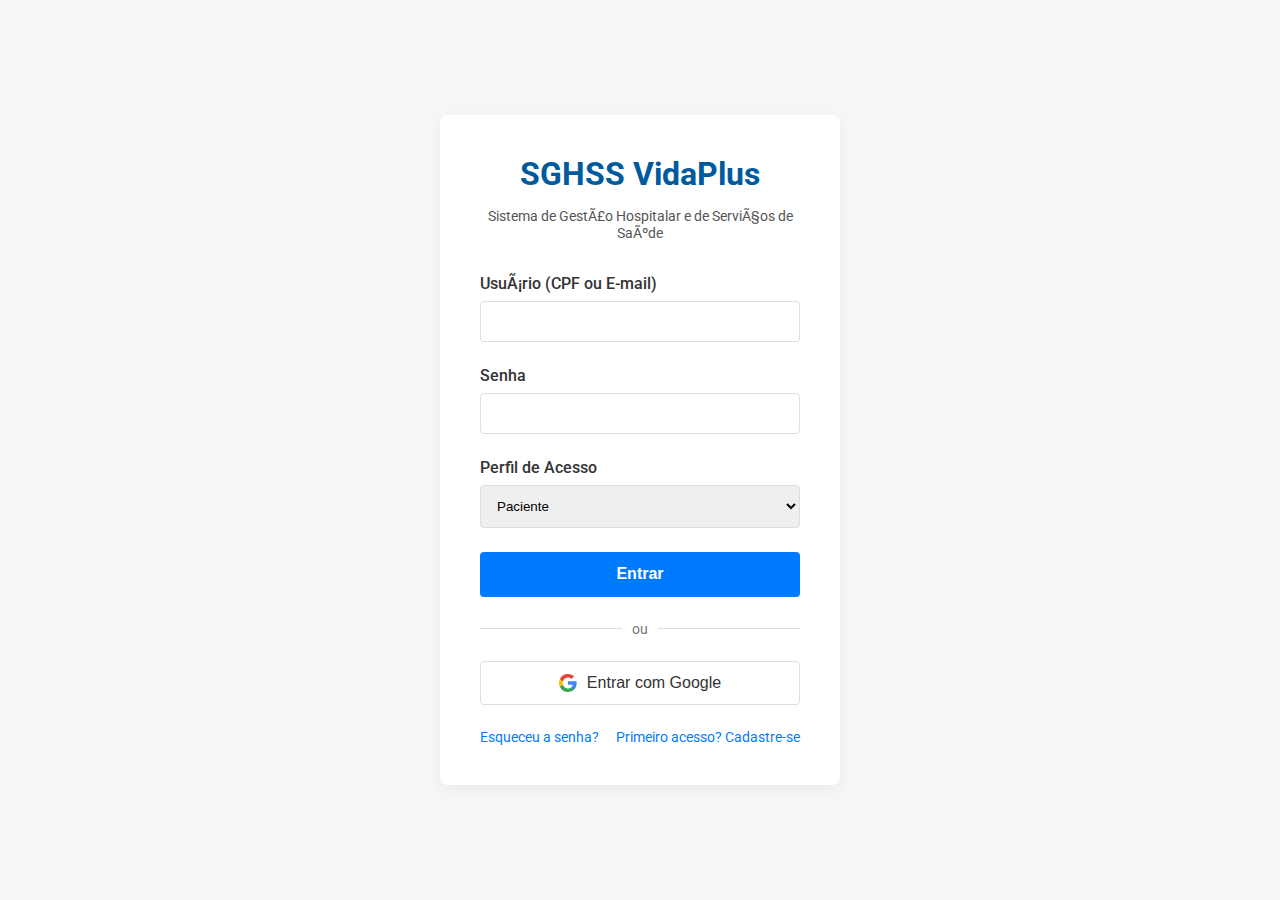
<file: index.html>
<!DOCTYPE html>
<html lang="pt-br">
<head>
    <meta charset="UTF-g">
    <meta name="viewport" content="width=device-width, initial-scale=1.0">
    <title>Login - SGHSS VidaPlus</title>
    <link rel="stylesheet" href="styles.css">
    <link href="https://fonts.googleapis.com/css2?family=Roboto:wght@400;500;700&display=swap" rel="stylesheet">
</head>
<body>
    
    <div class="login-container">
        <div class="login-header">
            <h1>SGHSS VidaPlus</h1>
            <p>Sistema de Gestão Hospitalar e de Serviços de Saúde</p>
        </div>
        
        <form id="login-form">
            <div class="input-group">
                <label for="username">Usuário (CPF ou E-mail)</label>
                <input type="text" id="username" name="username" required>
            </div>
            
            <div class="input-group">
                <label for="password">Senha</label>
                <input type="password" id="password" name="password" required>
            </div>
            
            <div class="input-group">
                <label for="profile">Perfil de Acesso</label>
                <select id="profile" name="profile">
                    <option value="paciente">Paciente</option>
                    <option value="profissional">Profissional de Saúde</option>
                    <option value="admin">Administrador</option>
                </select>
            </div>
            
            <button type="submit" class="login-button">Entrar</button>

            <div class="divider" id="login-divider">
                <span>ou</span>
            </div>

            <button type="button" class="google-btn" id="google-login-btn" onclick="alert('Simulação: Login com Google realizado! Redirecionando para Paciente...'); window.location.href = 'paciente/dashboard-paciente.html';">
                <svg width="18" height="18" viewBox="0 0 18 18" xmlns="http://www.w3.org/2000/svg">
                    <path d="M17.64 9.2c0-.637-.057-1.251-.164-1.84H9v3.481h4.844a4.14 4.14 0 0 1-1.796 2.716v2.259h2.908c1.702-1.567 2.684-3.875 2.684-6.615z" fill="#4285F4" fill-rule="evenodd"></path>
                    <path d="M9 18c2.43 0 4.467-.806 5.956-2.18l-2.908-2.259c-.806.54-1.837.86-3.048.86-2.344 0-4.328-1.584-5.036-3.715H.957v2.332A8.997 8.997 0 0 0 9 18z" fill="#34A853" fill-rule="evenodd"></path>
                    <path d="M3.964 10.71A5.41 5.41 0 0 1 3.682 9c0-.593.102-1.17.282-1.71V4.958H.957A8.996 8.996 0 0 0 0 9c0 1.452.348 2.827.957 4.042l3.007-2.332z" fill="#FBBC05" fill-rule="evenodd"></path>
                    <path d="M9 3.58c1.321 0 2.508.454 3.44 1.345l2.582-2.58C13.463.891 11.426 0 9 0A8.997 8.997 0 0 0 .957 4.958L3.964 7.29C4.672 5.163 6.656 3.58 9 3.58z" fill="#EA4335" fill-rule="evenodd"></path>
                </svg>
                Entrar com Google
            </button>
            
            <div class="login-footer">
                <a href="#">Esqueceu a senha?</a>
                <a href="cadastro.html">Primeiro acesso? Cadastre-se</a>
            </div>
        </form>
    </div>
    
    <script src="script.js"></script>
</body>
</html>
</file>
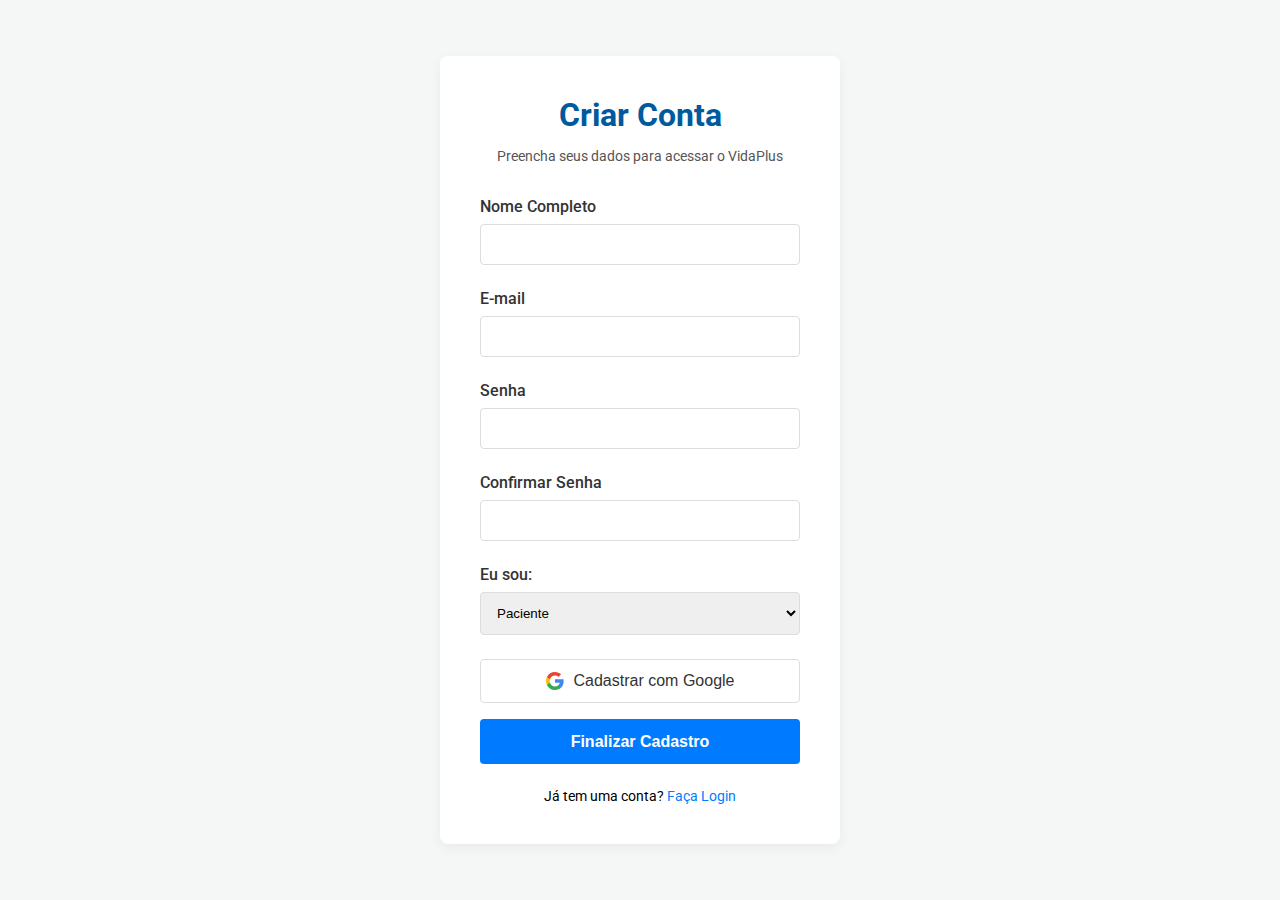
<file: cadastro.html>
<!DOCTYPE html>
<html lang="pt-br">
<head>
    <meta charset="UTF-8">
    <meta name="viewport" content="width=device-width, initial-scale=1.0">
    <title>Cadastro - SGHSS VidaPlus</title>
    <link rel="stylesheet" href="styles.css"> <link href="https://fonts.googleapis.com/css2?family=Roboto:wght@400;500;700&display=swap" rel="stylesheet">
</head>
<body>
    
    <div class="login-container">
        <div class="login-header">
            <h1>Criar Conta</h1>
            <p>Preencha seus dados para acessar o VidaPlus</p>
        </div>
        
        <form id="register-form">
            <div class="input-group">
                <label for="fullname">Nome Completo</label>
                <input type="text" id="fullname" name="fullname" required>
            </div>

            <div class="input-group">
                <label for="reg-email">E-mail</label>
                <input type="email" id="reg-email" name="email" required>
            </div>
            
            <div class="input-group">
                <label for="reg-password">Senha</label>
                <input type="password" id="reg-password" name="password" required>
            </div>

            <div class="input-group">
                <label for="confirm-password">Confirmar Senha</label>
                <input type="password" id="confirm-password" name="confirm-password" required>
            </div>
            
            <div class="input-group">
                <label for="reg-profile">Eu sou:</label>
                <select id="reg-profile" name="profile">
                    <option value="paciente">Paciente</option>
                    <option value="profissional">Profissional de Saúde (Requer Validação)</option>
                </select>
            </div>

            <button type="button" class="google-btn" onclick="alert('Simulação: Cadastro com Google realizado!')" style="margin-bottom: 1rem;">
                <svg width="18" height="18" viewBox="0 0 18 18" xmlns="http://www.w3.org/2000/svg">
                    <path d="M17.64 9.2c0-.637-.057-1.251-.164-1.84H9v3.481h4.844a4.14 4.14 0 0 1-1.796 2.716v2.259h2.908c1.702-1.567 2.684-3.875 2.684-6.615z" fill="#4285F4" fill-rule="evenodd"></path>
                    <path d="M9 18c2.43 0 4.467-.806 5.956-2.18l-2.908-2.259c-.806.54-1.837.86-3.048.86-2.344 0-4.328-1.584-5.036-3.715H.957v2.332A8.997 8.997 0 0 0 9 18z" fill="#34A853" fill-rule="evenodd"></path>
                    <path d="M3.964 10.71A5.41 5.41 0 0 1 3.682 9c0-.593.102-1.17.282-1.71V4.958H.957A8.996 8.996 0 0 0 0 9c0 1.452.348 2.827.957 4.042l3.007-2.332z" fill="#FBBC05" fill-rule="evenodd"></path>
                    <path d="M9 3.58c1.321 0 2.508.454 3.44 1.345l2.582-2.58C13.463.891 11.426 0 9 0A8.997 8.997 0 0 0 .957 4.958L3.964 7.29C4.672 5.163 6.656 3.58 9 3.58z" fill="#EA4335" fill-rule="evenodd"></path>
                </svg>
                Cadastrar com Google
            </button>
            
            <button type="submit" class="login-button">Finalizar Cadastro</button>
            
            <div class="login-footer" style="justify-content: center;">
                <span>Já tem uma conta? <a href="index.html">Faça Login</a></span>
            </div>
        </form>
    </div>
    
    <script src="script.js"></script>
</body>
</html>
</file>
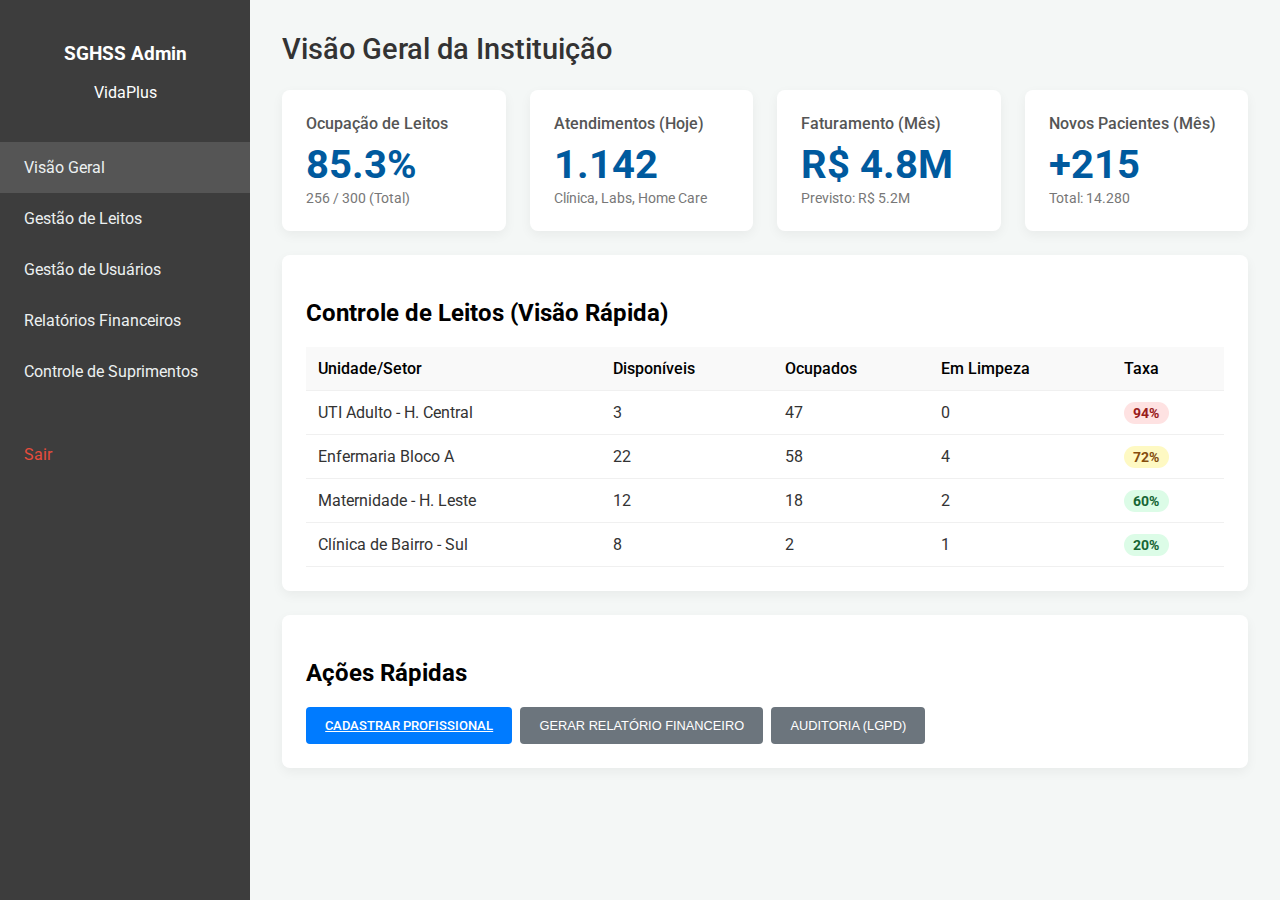
<file: administrador/admin.html>
<!DOCTYPE html>
<html lang="pt-br">
<head>
    <meta charset="UTF-8">
    <meta name="viewport" content="width=device-width, initial-scale=1.0">
    <title>Painel Admin - SGHSS VidaPlus</title>
    <link rel="stylesheet" href="admin.css">
    <link href="https://fonts.googleapis.com/css2?family=Roboto:wght@400;500;700&display=swap" rel="stylesheet">
</head>
<body>
    
    <nav class="sidebar" id="sidebar">
        <div class="sidebar-header">
            <h3>SGHSS Admin</h3>
            <p>VidaPlus</p>
        </div>
        <ul class="nav-links">
            <li><a href="#" class="active">Visão Geral</a></li>
            <li><a href="#">Gestão de Leitos</a></li>
            <li><a href="cadastro.html">Gestão de Usuários</a></li>
            <li><a href="#">Relatórios Financeiros</a></li>
            <li><a href="#">Controle de Suprimentos</a></li>
            <li><a href="../index.html" id="logout-button">Sair</a></li>
        </ul>
    </nav>

    <main class="content">
        <header class="content-header">
            <button id="menu-toggle" class="menu-toggle-button">&#9776;</button>
            <h1>Visão Geral da Instituição</h1>
        </header>

        <section class="kpi-grid">
            <div class="kpi-card">
                <h4>Ocupação de Leitos</h4>
                <span class="kpi-value" id="kpi-leitos">...</span>
                <span class="kpi-detail">256 / 300 (Total)</span>
            </div>
            <div class="kpi-card">
                <h4>Atendimentos (Hoje)</h4>
                <span class="kpi-value" id="kpi-atendimentos">...</span>
                <span class="kpi-detail">Clínica, Labs, Home Care</span>
            </div>
            <div class="kpi-card">
                <h4>Faturamento (Mês)</h4>
                <span class="kpi-value" id="kpi-faturamento">...</span>
                <span class="kpi-detail">Previsto: R$ 5.2M</span>
            </div>
            <div class="kpi-card">
                <h4>Novos Pacientes (Mês)</h4>
                <span class="kpi-value" id="kpi-pacientes">...</span>
                <span class="kpi-detail">Total: 14.280</span>
            </div>
        </section>

        <section class="card">
            <h2>Controle de Leitos (Visão Rápida)</h2>
            <table class="leitos-table">
                <thead>
                    <tr>
                        <th>Unidade/Setor</th>
                        <th>Disponíveis</th>
                        <th>Ocupados</th>
                        <th>Em Limpeza</th>
                        <th>Taxa</th>
                    </tr>
                </thead>
                <tbody>
                    <tr>
                        <td>UTI Adulto - H. Central</td>
                        <td>3</td>
                        <td>47</td>
                        <td>0</td>
                        <td><span class="status-badge status-critical">94%</span></td>
                    </tr>
                    <tr>
                        <td>Enfermaria Bloco A</td>
                        <td>22</td>
                        <td>58</td>
                        <td>4</td>
                        <td><span class="status-badge status-warning">72%</span></td>
                    </tr>
                    <tr>
                        <td>Maternidade - H. Leste</td>
                        <td>12</td>
                        <td>18</td>
                        <td>2</td>
                        <td><span class="status-badge status-ok">60%</span></td>
                    </tr>
                    <tr>
                        <td>Clínica de Bairro - Sul</td>
                        <td>8</td>
                        <td>2</td>
                        <td>1</td>
                        <td><span class="status-badge status-ok">20%</span></td>
                    </tr>
                </tbody>
            </table>
        </section>
        
        <section class="card">
            <h2>Ações Rápidas</h2>
            <div class="action-buttons">
                <a href="cadastro.html" class="btn btn-primary">Cadastrar Profissional</a>
                <button class="btn btn-secondary">Gerar Relatório Financeiro</button>
                <button class="btn btn-secondary">Auditoria (LGPD)</button>
            </div>
        </section>

    </main>
    <script src="../assets/js/global.js"></script>
    <script src="admin.js"></script>
</body>
</html>
</file>
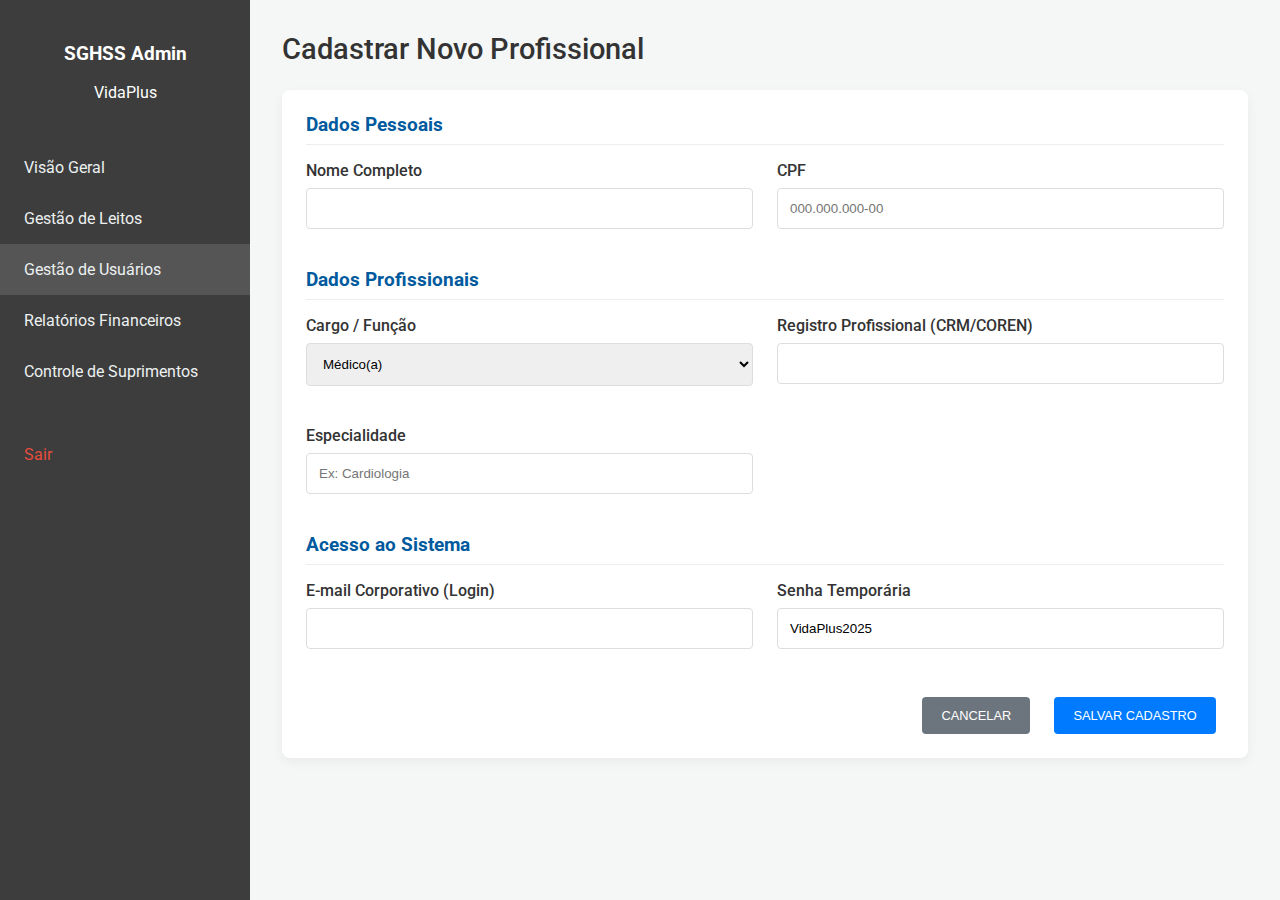
<file: administrador/cadastro.html>
<!DOCTYPE html>
<html lang="pt-br">
<head>
    <meta charset="UTF-8">
    <meta name="viewport" content="width=device-width, initial-scale=1.0">
    <title>Novo Cadastro - Admin SGHSS</title>
    <link rel="stylesheet" href="admin.css">
    <link href="https://fonts.googleapis.com/css2?family=Roboto:wght@400;500;700&display=swap" rel="stylesheet">
</head>
<body>
    
    <nav class="sidebar" id="sidebar">
        <div class="sidebar-header">
            <h3>SGHSS Admin</h3>
            <p>VidaPlus</p>
        </div>
        <ul class="nav-links">
            <li><a href="admin.html">Visão Geral</a></li>
            <li><a href="#">Gestão de Leitos</a></li>
            <li><a href="#" class="active">Gestão de Usuários</a></li> <li><a href="#">Relatórios Financeiros</a></li>
            <li><a href="#">Controle de Suprimentos</a></li>
            <li><a href="../index.html" id="logout-button">Sair</a></li>
        </ul>
    </nav>

    <main class="content">
        <header class="content-header">
            <button id="menu-toggle" class="menu-toggle-button">&#9776;</button>
            <h1>Cadastrar Novo Profissional</h1>
        </header>

        <section class="card">
            <form id="register-form">
                
                <h3>Dados Pessoais</h3>
                <div class="form-row">
                    <div class="input-group">
                        <label for="name">Nome Completo</label>
                        <input type="text" id="name" required>
                    </div>
                    <div class="input-group">
                        <label for="cpf">CPF</label>
                        <input type="text" id="cpf" placeholder="000.000.000-00" required>
                    </div>
                </div>

                <h3>Dados Profissionais</h3>
                <div class="form-row">
                    <div class="input-group">
                        <label for="role">Cargo / Função</label>
                        <select id="role">
                            <option value="medico">Médico(a)</option>
                            <option value="enfermeiro">Enfermeiro(a)</option>
                            <option value="tecnico">Técnico(a) de Enfermagem</option>
                            <option value="recepcao">Recepção</option>
                        </select>
                    </div>
                    <div class="input-group">
                        <label for="register-id">Registro Profissional (CRM/COREN)</label>
                        <input type="text" id="register-id" required>
                    </div>
                    <div class="input-group">
                        <label for="specialty">Especialidade</label>
                        <input type="text" id="specialty" placeholder="Ex: Cardiologia">
                    </div>
                </div>

                <h3>Acesso ao Sistema</h3>
                <div class="form-row">
                    <div class="input-group">
                        <label for="email">E-mail Corporativo (Login)</label>
                        <input type="email" id="email" required>
                    </div>
                    <div class="input-group">
                        <label for="temp-password">Senha Temporária</label>
                        <input type="text" id="temp-password" value="VidaPlus2025" readonly>
                    </div>
                </div>

                <div class="form-actions">
                    <button type="button" class="btn btn-secondary" onclick="window.history.back()">Cancelar</button>
                    <button type="submit" class="btn btn-primary">Salvar Cadastro</button>
                </div>

            </form>
        </section>
    </main>

    <script src="../assets/js/global.js"></script>
    <script src="admin.js" id="menu-script"></script> 
</body>
</html>
</file>
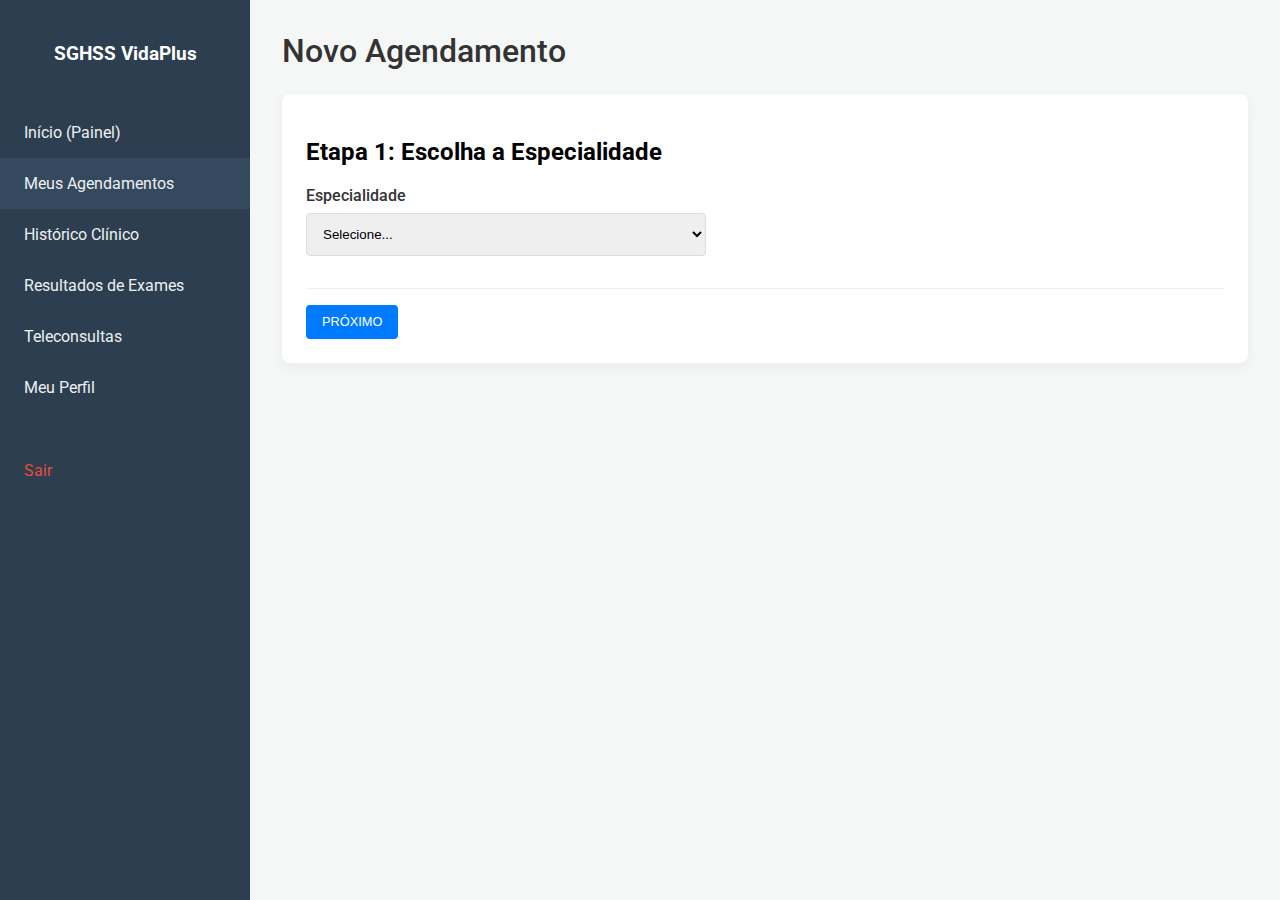
<file: paciente/agendamento.html>
<!DOCTYPE html>
<html lang="pt-br">
<head>
    <meta charset="UTF-8">
    <meta name="viewport" content="width=device-width, initial-scale=1.0">
    <title>Agendamento - SGHSS VidaPlus</title>
    <link rel="stylesheet" href="paciente.css">
    <link href="https://fonts.googleapis.com/css2?family=Roboto:wght@400;500;700&display=swap" rel="stylesheet">
</head>
<body>
    
    <nav class="sidebar" id="sidebar">
        <div class="sidebar-header">
            <h3>SGHSS VidaPlus</h3>
        </div>
        <ul class="nav-links">
            <li><a href="dashboard-paciente.html">Início (Painel)</a></li>
            <li><a href="#" class="active">Meus Agendamentos</a></li> 
            <li><a href="historico.html">Histórico Clínico</a></li>
            <li><a href="#">Resultados de Exames</a></li>
            <li><a href="teleconsulta.html">Teleconsultas</a></li>
            <li><a href="perfil.html">Meu Perfil</a></li>
            <li><a href="../index.html" id="logout-button">Sair</a></li>
        </ul>
    </nav>

    <main class="content">
        <header class="content-header">
            <button id="menu-toggle" class="menu-toggle-button">&#9776;</button>
            <h1>Novo Agendamento</h1>
        </header>

        <section class="card">
            <form id="schedule-form">
                
                <div id="step-1" class="step-content active-step">
                    <h2>Etapa 1: Escolha a Especialidade</h2>
                    <div class="input-group">
                        <label for="specialty">Especialidade</label>
                        <select id="specialty" name="specialty">
                            <option value="">Selecione...</option>
                            <option value="cardiologia">Cardiologia</option>
                            <option value="dermatologia">Dermatologia</option>
                            <option value="clinica-geral">Clínica Geral</option>
                            <option value="ortopedia">Ortopedia</option>
                        </select>
                    </div>
                    <div class="step-buttons">
                        <button type="button" class="btn btn-primary" id="btn-next-1">Próximo</button>
                    </div>
                </div>
                
                <div id="step-2" class="step-content">
                    <h2>Etapa 2: Escolha o Profissional e Local</h2>
                    <div class="input-group">
                        <label for="doctor">Profissional (Cardiologia)</label>
                        <select id="doctor" name="doctor">
                            <option value="">Selecione...</option>
                            <option value="dr-ricardo">Dr. Ricardo Alves</option>
                            <option value="dra-carla">Dra. Carla Mendes</option>
                        </select>
                    </div>
                    <div class="input-group">
                        <label for="location">Unidade</label>
                        <select id="location" name="location">
                            <option value="central">Hospital VidaPlus (Unidade Central)</option>
                            <option value="telemed">Teleconsulta</option>
                        </select>
                    </div>
                    <div class="step-buttons">
                        <button type="button" class="btn btn-secondary" id="btn-prev-2">Voltar</button>
                        <button type="button" class="btn btn-primary" id="btn-next-2">Próximo</button>
                    </div>
                </div>

                <div id="step-3" class="step-content">
                    <h2>Etapa 3: Escolha a Data e Horário</h2>
                    <div class="input-group">
                        <label for="date">Data</label>
                        <input type="date" id="date" name="date" value="2025-11-20">
                    </div>
                    <p>Horários disponíveis (simulação):</p>
                    <div class="time-slots">
                        <button type="button" class="time-slot" data-time="09:00">09:00</button>
                        <button type="button" class="time-slot" data-time="09:30">09:30</button>
                        <button type="button" class="time-slot" data-time="11:00">11:00</button>
                        <button type="button" class="time-slot" data-time="11:30">11:30</button>
                    </div>
                    <div class="step-buttons">
                        <button type="button" class="btn btn-secondary" id="btn-prev-3">Voltar</button>
                        <button type="button" class="btn btn-primary" id="btn-next-3">Próximo</button>
                    </div>
                </div>
                
                <div id="step-4" class="step-content">
                    <h2>Etapa 4: Confirme seu Agendamento</h2>
                    <p>Revise os dados da sua consulta:</p>
                    <ul class="confirmation-summary">
                        <li><strong>Especialidade:</strong> Cardiologia</li>
                        <li><strong>Profissional:</strong> Dr. Ricardo Alves</li>
                        <li><strong>Local:</strong> Hospital VidaPlus (Unidade Central)</li>
                        <li><strong>Data e Hora:</strong> 20/11/2025 às 09:30</li>
                    </ul>
                    <div class="step-buttons">
                        <button type="button" class="btn btn-secondary" id="btn-prev-4">Voltar</button>
                        <button type="submit" class="btn btn-success" id="btn-confirm">Confirmar Agendamento</button>
                    </div>
                </div>
                
            </form>
        </section>
    </main>


    <script src="paciente.js"></script> 
</body>
</html>
</file>
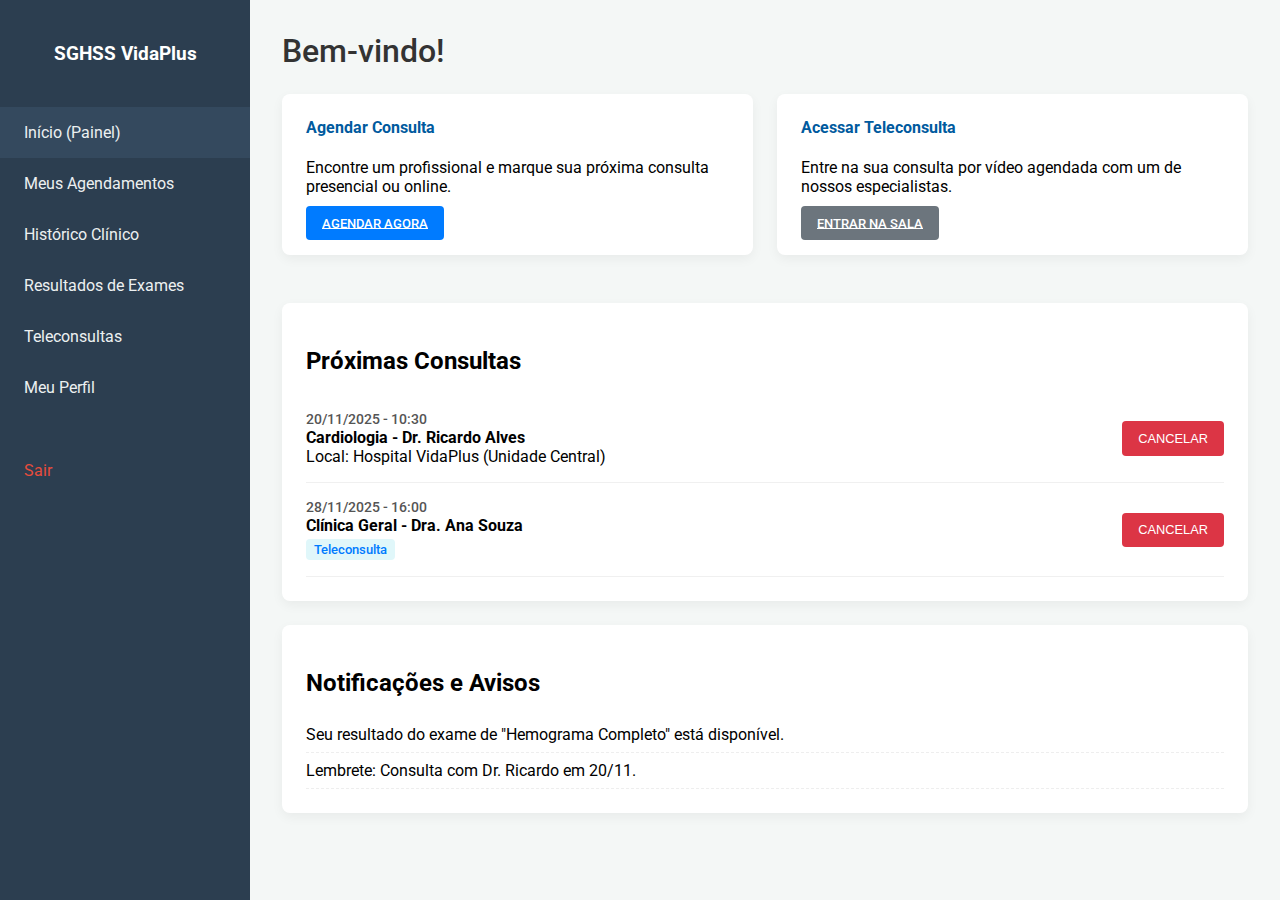
<file: paciente/dashboard-paciente.html>
<!DOCTYPE html>
<html lang="pt-br">
<head>
    <meta charset="UTF-8">
    <meta name="viewport" content="width=device-width, initial-scale=1.0">
    <title>Painel do Paciente - SGHSS VidaPlus</title>
    <link rel="stylesheet" href="paciente.css">
    <link href="https://fonts.googleapis.com/css2?family=Roboto:wght@400;500;700&display=swap" rel="stylesheet">
</head>
<body>
    
    
    <nav class="sidebar" id="sidebar">
        <div class="sidebar-header">
            <h3>SGHSS VidaPlus</h3>
        </div>
        <ul class="nav-links">
            <li><a href="#" class="active">Início (Painel)</a></li>
            <li><a href="agendamento.html">Meus Agendamentos</a></li>
            <li><a href="historico.html">Histórico Clínico</a></li>
            <li><a href="#">Resultados de Exames</a></li>
            <li><a href="teleconsulta.html">Teleconsultas</a></li>
            <li><a href="perfil.html">Meu Perfil</a></li>
            <li><a href="../index.html" id="logout-button">Sair</a></li>
        </ul>
    </nav>

    <main class="content">
        <header class="content-header">
            <button id="menu-toggle" class="menu-toggle-button">&#9776; Menu</button>
            <h1>Bem-vindo!</h1>
        </header>

        <section class="card-grid">
            <div class="card card-action">
                <h4>Agendar Consulta</h4>
                <p>Encontre um profissional e marque sua próxima consulta presencial ou online.</p>
                <a href="agendamento.html" class="btn btn-primary">Agendar Agora</a>
            </div>
            <div class="card card-action">
                <h4>Acessar Teleconsulta</h4>
                <p>Entre na sua consulta por vídeo agendada com um de nossos especialistas.</p>
                <a href="teleconsulta.html" class="btn btn-secondary">Entrar na Sala</a>
            </div>
        </section>

        <section class="card">
            <h2>Próximas Consultas</h2>
            <ul class="appointment-list" id="appointment-list">
                <li class="appointment-item">
                    <div class="appointment-details">
                        <span class="appointment-date">20/11/2025 - 10:30</span>
                        <strong>Cardiologia - Dr. Ricardo Alves</strong>
                        <span>Local: Hospital VidaPlus (Unidade Central)</span>
                    </div>
                    <button class="btn btn-danger btn-cancel">Cancelar</button>
                </li>
                <li class="appointment-item">
                    <div class="appointment-details">
                        <span class="appointment-date">28/11/2025 - 16:00</span>
                        <strong>Clínica Geral - Dra. Ana Souza</strong>
                        <span class="telemed-tag">Teleconsulta</span>
                    </div>
                    <button class="btn btn-danger btn-cancel">Cancelar</button>
                </li>
                <li class="appointment-item-empty">
                    <p>Você não possui outras consultas agendadas.</p>
                </li>
            </ul>
        </section>

        <section class="card">
            <h2>Notificações e Avisos</h2>
            <ul class="notification-list">
                <li>Seu resultado do exame de "Hemograma Completo" está disponível.</li>
                <li>Lembrete: Consulta com Dr. Ricardo em 20/11.</li>
            </ul>
        </section>

    </main>

    <script src="../assets/js/global.js"></script>
<script src="paciente.js"></script>
</body>
</html>
</file>
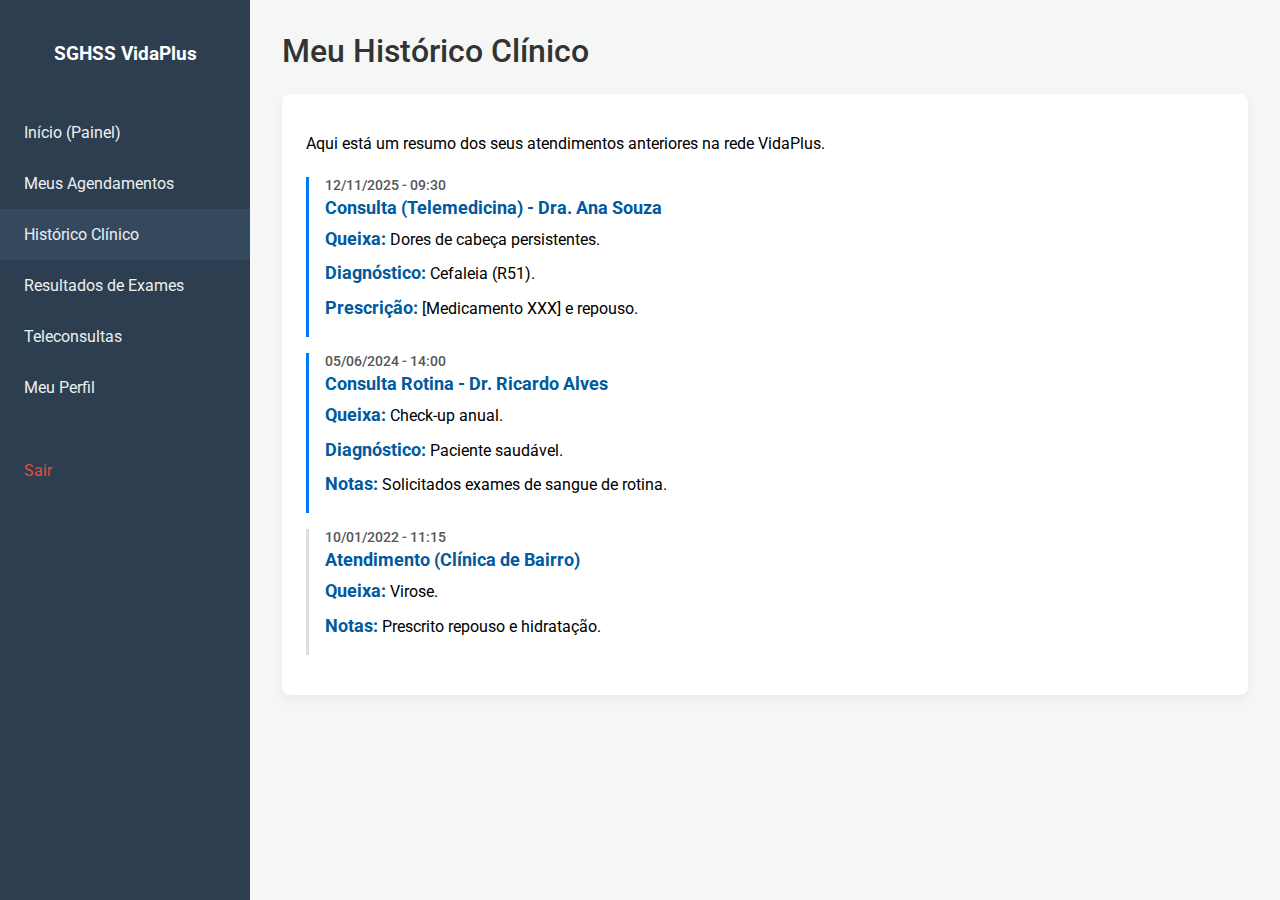
<file: paciente/historico.html>
<!DOCTYPE html>
<html lang="pt-br">
<head>
    <meta charset="UTF-8">
    <meta name="viewport" content="width=device-width, initial-scale=1.0">
    <title>Meu Histórico - SGHSS VidaPlus</title>
    <link rel="stylesheet" href="paciente.css">
    <link href="https://fonts.googleapis.com/css2?family=Roboto:wght@400;500;700&display=swap" rel="stylesheet">
</head>
<body>
    
    <nav class="sidebar" id="sidebar">
        <div class="sidebar-header">
            <h3>SGHSS VidaPlus</h3>
        </div>
        <ul class="nav-links">
            <li><a href="dashboard-paciente.html">Início (Painel)</a></li>
            <li><a href="agendamento.html">Meus Agendamentos</a></li>
            <li><a href="historico.html" class="active">Histórico Clínico</a></li> <li><a href="#">Resultados de Exames</a></li>
            <li><a href="teleconsulta.html">Teleconsultas</a></li>
            <li><a href="perfil.html">Meu Perfil</a></li>
            <li><a href="../index.html" id="logout-button">Sair</a></li>
        </ul>
    </nav>

    <main class="content">
        <header class="content-header">
            <button id="menu-toggle" class="menu-toggle-button">&#9776;</button>
            <h1>Meu Histórico Clínico</h1>
        </header>

        <section class="card">
            <p>Aqui está um resumo dos seus atendimentos anteriores na rede VidaPlus.</p>
            
            <ul class="history-timeline">
                <li class="timeline-item">
                    <span class="timeline-date">12/11/2025 - 09:30</span>
                    <strong>Consulta (Telemedicina) - Dra. Ana Souza</strong>
                    <p><strong>Queixa:</strong> Dores de cabeça persistentes.</p>
                    <p><strong>Diagnóstico:</strong> Cefaleia (R51).</p>
                    <p><strong>Prescrição:</strong> [Medicamento XXX] e repouso.</p>
                </li>
                <li class="timeline-item">
                    <span class="timeline-date">05/06/2024 - 14:00</span>
                    <strong>Consulta Rotina - Dr. Ricardo Alves</strong>
                    <p><strong>Queixa:</strong> Check-up anual.</p>
                    <p><strong>Diagnóstico:</strong> Paciente saudável.</p>
                    <p><strong>Notas:</strong> Solicitados exames de sangue de rotina.</p>
                </li>
                <li class="timeline-item">
                    <span class="timeline-date">10/01/2022 - 11:15</span>
                    <strong>Atendimento (Clínica de Bairro)</strong>
                    <p><strong>Queixa:</strong> Virose.</p>
                    <p><strong>Notas:</strong> Prescrito repouso e hidratação.</p>
                </li>
            </ul>
        </section>

    </main>

    <script src="paciente.js"></script>
</body>
</html>
</file>
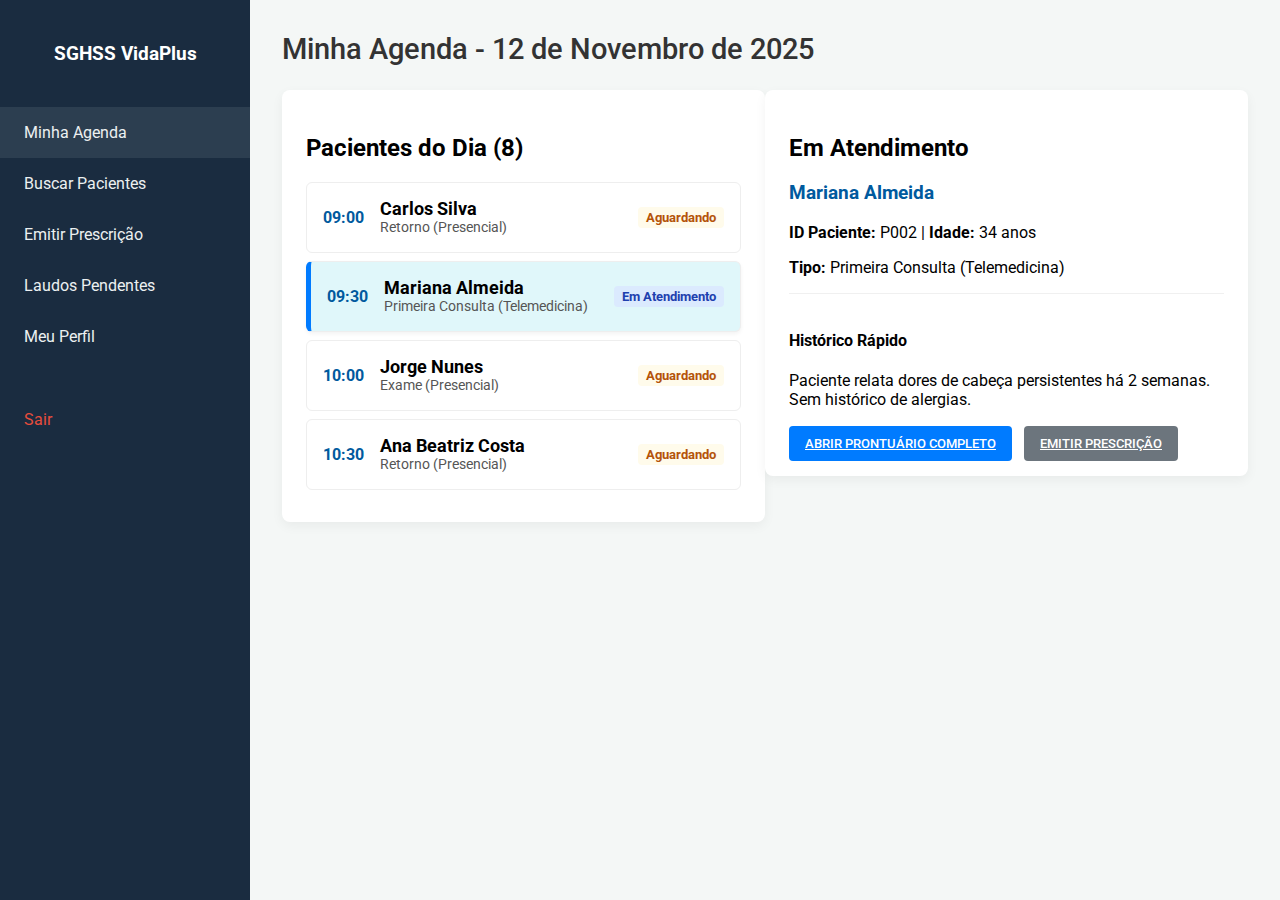
<file: profissional/agenda.html>
<!DOCTYPE html>
<html lang="pt-br">
<head>
    <meta charset="UTF-8">
    <meta name="viewport" content="width=device-width, initial-scale=1.0">
    <title>Minha Agenda - SGHSS VidaPlus</title>
    <link rel="stylesheet" href="profissional.css">
    <link href="https://fonts.googleapis.com/css2?family=Roboto:wght@400;500;700&display=swap" rel="stylesheet">
</head>
<body>
    
    <nav class="sidebar" id="sidebar">
        <div class="sidebar-header">
            <h3>SGHSS VidaPlus</h3>
        </div>
        <ul class="nav-links">
            <li><a href="#" class="active">Minha Agenda</a></li>
            <li><a href="#">Buscar Pacientes</a></li>
            <li><a href="prescricao.html">Emitir Prescrição</a></li> 
            <li><a href="#">Laudos Pendentes</a></li>
            <li><a href="#">Meu Perfil</a></li>
            <li><a href="../index.html" id="logout-button">Sair</a></li>
        </ul>
    </nav>

    <main class="content">
        <header class="content-header">
            <button id="menu-toggle" class="menu-toggle-button">&#9776;</button>
            <h1>Minha Agenda - 12 de Novembro de 2025</h1>
        </header>

        <div class="dashboard-layout">
            
            <section class="agenda-column">
                <div class="card">
                    <h2>Pacientes do Dia (8)</h2>
                    <ul class="patient-queue-list" id="patient-list">
                        
                        <li class="patient-item" data-patient-id="p1">
                            <div class="patient-time">09:00</div>
                            <div class="patient-info">
                                <strong>Carlos Silva</strong>
                                <span>Retorno (Presencial)</span>
                            </div>
                            <span class="status status-waiting">Aguardando</span>
                        </li>

                        <li class="patient-item active" data-patient-id="p2">
                            <div class="patient-time">09:30</div>
                            <div class="patient-info">
                                <strong>Mariana Almeida</strong>
                                <span>Primeira Consulta (Telemedicina)</span>
                            </div>
                            <span class="status status-in-progress">Em Atendimento</span>
                        </li>
                        
                        <li class="patient-item" data-patient-id="p3">
                            <div class="patient-time">10:00</div>
                            <div class="patient-info">
                                <strong>Jorge Nunes</strong>
                                <span>Exame (Presencial)</span>
                            </div>
                            <span class="status status-waiting">Aguardando</span>
                        </li>
                        
                        <li class="patient-item" data-patient-id="p4">
                            <div class="patient-time">10:30</div>
                            <div class="patient-info">
                                <strong>Ana Beatriz Costa</strong>
                                <span>Retorno (Presencial)</span>
                            </div>
                            <span class="status status-waiting">Aguardando</span>
                        </li>
                    </ul>
                </div>
            </section>
            
            <section class="prontuario-column">
                <div class="card">
                    <h2>Em Atendimento</h2>
                    
                    <div id="quick-record-content">
                        <h3>Mariana Almeida</h3>
                        <p><strong>ID Paciente:</strong> P002 | <strong>Idade:</strong> 34 anos</p>
                        <p><strong>Tipo:</strong> Primeira Consulta (Telemedicina)</p>
                        
                        <div class="record-section">
                            <h4>Histórico Rápido</h4>
                            <p>Paciente relata dores de cabeça persistentes há 2 semanas. Sem histórico de alergias.</p>
                        </div>
                        
                        <div class="record-actions">
                            <a href="prontuario.html?id=P002" class="btn btn-primary">Abrir Prontuário Completo</a>
                            <a href="prescricao.html?id=P002" class="btn btn-secondary">Emitir Prescrição</a>
                        </div>
                    </div>

                    <div id="quick-record-empty" style="display: none;">
                        <p>Selecione um paciente na lista de agenda para ver os detalhes.</p>
                    </div>

                </div>
            </section>

        </div>
    </main>

    <script src="../assets/js/global.js"></script>

    <script src="profissional.js"></script>
</body>
</html>
</file>
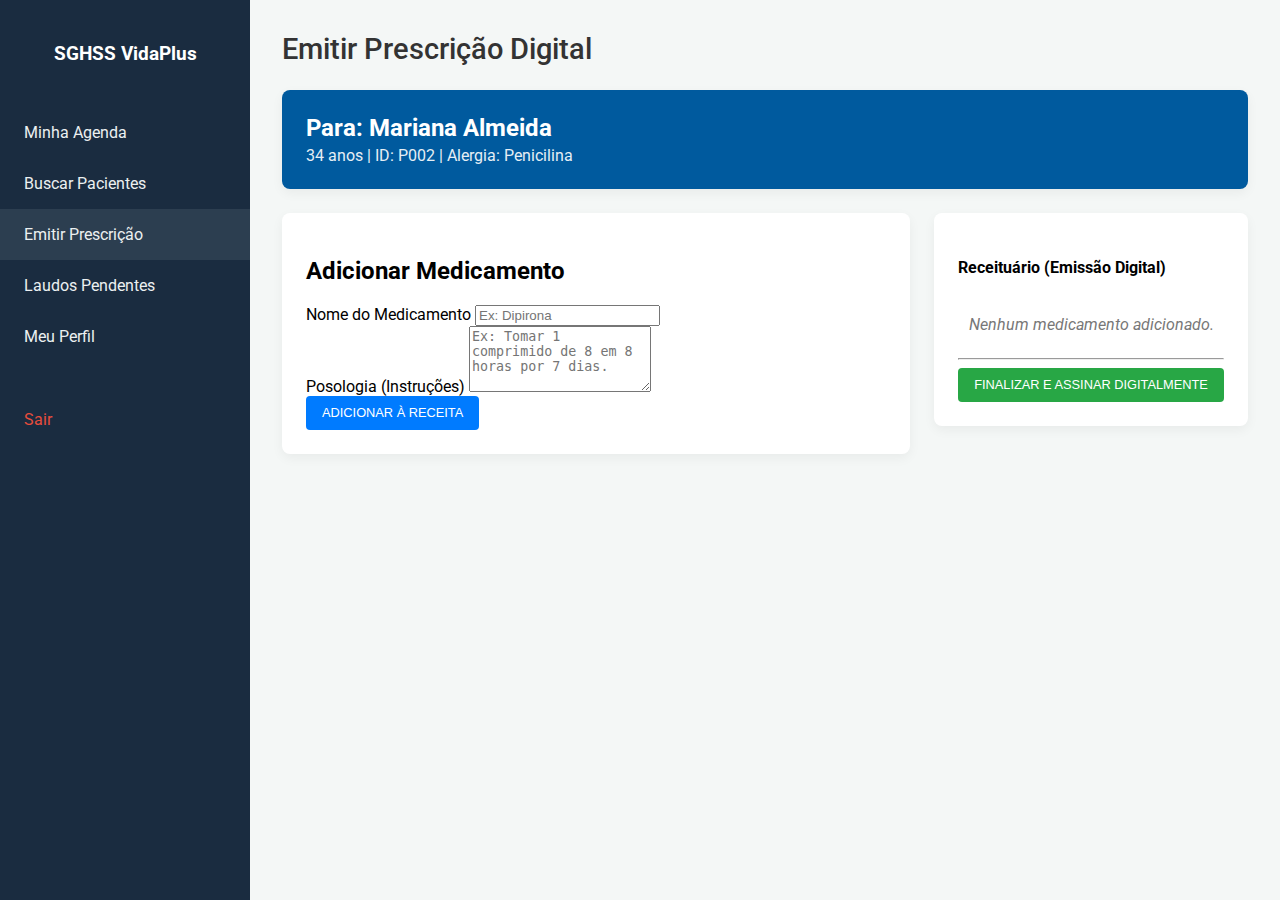
<file: profissional/prescricao.html>
<!DOCTYPE html>
<html lang="pt-br">
<head>
    <meta charset="UTF-8">
    <meta name="viewport" content="width=device-width, initial-scale=1.0">
    <title>Emitir Prescrição - SGHSS VidaPlus</title>
    <link rel="stylesheet" href="profissional.css">
    <link href="https://fonts.googleapis.com/css2?family=Roboto:wght@400;500;700&display=swap" rel="stylesheet">
</head>
<body>
    
    <nav class="sidebar" id="sidebar">
        <div class="sidebar-header">
            <h3>SGHSS VidaPlus</h3>
        </div>
        <ul class="nav-links">
            <li><a href="agenda.html">Minha Agenda</a></li>
            <li><a href="#">Buscar Pacientes</a></li>
            <li><a href="#" class="active">Emitir Prescrição</a></li> <li><a href="#">Laudos Pendentes</a></li>
            <li><a href="#">Meu Perfil</a></li>
            <li><a href="../index.html" id="logout-button">Sair</a></li>
        </ul>
    </nav>

    <main class="content">
        <header class="content-header">
            <button id="menu-toggle" class="menu-toggle-button">&#9776;</button>
            <h1>Emitir Prescrição Digital</h1>
        </header>

        <div class="patient-header card">
            <h2>Para: Mariana Almeida</h2>
            <p>34 anos | ID: P002 | Alergia: Penicilina</p>
        </div>
        
        <div class="prontuario-layout">

            <section class="evolution-column">
                <div class="card">
                    <h2>Adicionar Medicamento</h2>
                    <form id="prescription-form">
                        
                        <div class="input-group">
                            <label for="drug-name">Nome do Medicamento</label>
                            <input type="text" id="drug-name" list="drug-list" placeholder="Ex: Dipirona" required>
                            <datalist id="drug-list">
                                <option value="Dipirona Monoidratada 500mg"></option>
                                <option value="Amoxicilina 250mg"></option>
                                <option value="Paracetamol 750mg"></option>
                                <option value="Losartana 50mg"></option>
                            </datalist>
                        </div>

                        <div class="input-group">
                            <label for="drug-dosage">Posologia (Instruções)</label>
                            <textarea id="drug-dosage" rows="4" placeholder="Ex: Tomar 1 comprimido de 8 em 8 horas por 7 dias." required></textarea>
                        </div>
                        
                        <button type="submit" class="btn btn-primary">Adicionar à Receita</button>
                    </form>
                </div>
            </section>
            
            <aside class="summary-column">
                <div class="card">
                    <h4>Receituário (Emissão Digital)</h4>
                    <ul class="prescription-list" id="prescription-list">
                        <li id="empty-list-msg">Nenhum medicamento adicionado.</li>
                    </ul>
                    <hr>
                    <button id="btn-finalize" class="btn btn-success">Finalizar e Assinar Digitalmente</button>
                </div>
            </aside>

        </div>
    </main>

    <script src="profissional.js" id="menu-script"></script> </body>
</html>
</file>
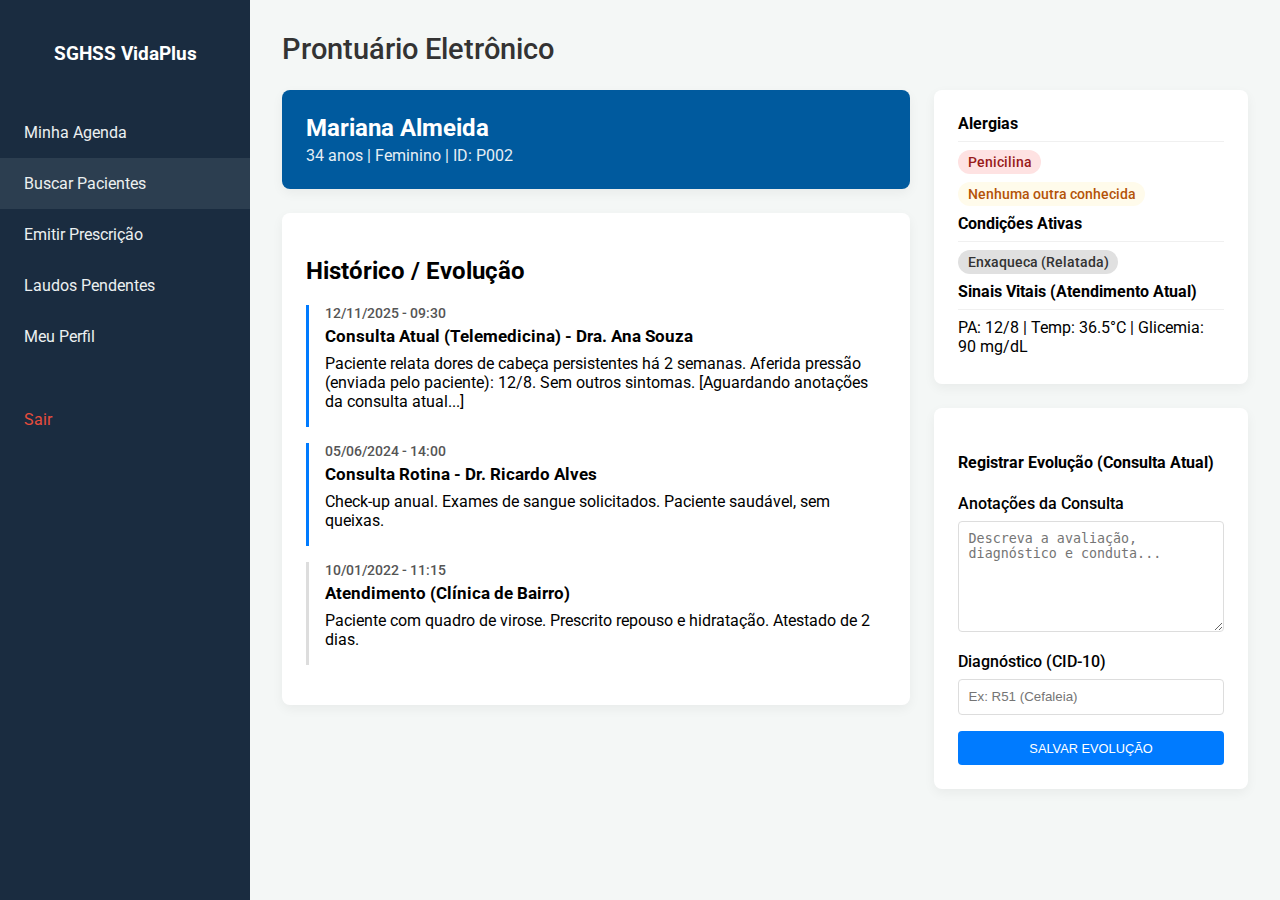
<file: profissional/prontuario.html>
<!DOCTYPE html>
<html lang="pt-br">
<head>
    <meta charset="UTF-8">
    <meta name="viewport" content="width=device-width, initial-scale=1.0">
    <title>Prontuário - SGHSS VidaPlus</title>
    <link rel="stylesheet" href="profissional.css"> 
    <link href="https://fonts.googleapis.com/css2?family=Roboto:wght@400;500;700&display=swap" rel="stylesheet">
</head>
<body>
    
    <nav class="sidebar" id="sidebar">
        <div class="sidebar-header">
            <h3>SGHSS VidaPlus</h3>
        </div>
        <ul class="nav-links">
            <li><a href="agenda.html">Minha Agenda</a></li>
            <li><a href="#" class="active">Buscar Pacientes</a></li> <li><a href="#">Emitir Prescrição</a></li>
            <li><a href="#">Laudos Pendentes</a></li>
            <li><a href="#">Meu Perfil</a></li>
            <li><a href="../index.html" id="logout-button">Sair</a></li>
        </ul>
    </nav>

    <main class="content">
        <header class="content-header">
            <button id="menu-toggle" class="menu-toggle-button">&#9776;</button>
            <h1>Prontuário Eletrônico</h1>
        </header>

        <div class="prontuario-layout">

            <section class="evolution-column">
                <div class="patient-header card">
                    <h2>Mariana Almeida</h2>
                    <p>34 anos | Feminino | ID: P002</p>
                </div>
                
                <div class="card">
                    <h2>Histórico / Evolução</h2>
                    <ul class="history-timeline" id="history-timeline">
                        <li class="timeline-item">
                            <span class="timeline-date">12/11/2025 - 09:30</span>
                            <strong>Consulta Atual (Telemedicina) - Dra. Ana Souza</strong>
                            <p>Paciente relata dores de cabeça persistentes há 2 semanas. Aferida pressão (enviada pelo paciente): 12/8. Sem outros sintomas. [Aguardando anotações da consulta atual...]</p>
                        </li>
                        <li class="timeline-item">
                            <span class="timeline-date">05/06/2024 - 14:00</span>
                            <strong>Consulta Rotina - Dr. Ricardo Alves</strong>
                            <p>Check-up anual. Exames de sangue solicitados. Paciente saudável, sem queixas.</p>
                        </li>
                        <li class="timeline-item">
                            <span class="timeline-date">10/01/2022 - 11:15</span>
                            <strong>Atendimento (Clínica de Bairro)</strong>
                            <p>Paciente com quadro de virose. Prescrito repouso e hidratação. Atestado de 2 dias.</p>
                        </li>
                    </ul>
                </div>
            </section>
            
            <aside class="summary-column">
                <div class="card summary-card">
                    <h4>Alergias</h4>
                    <span class="badge badge-danger">Penicilina</span>
                    <span class="badge badge-warning">Nenhuma outra conhecida</span>
                    
                    <h4>Condições Ativas</h4>
                    <span class="badge badge-secondary">Enxaqueca (Relatada)</span>

                    <h4>Sinais Vitais (Atendimento Atual)</h4>
                    <p>PA: 12/8 | Temp: 36.5°C | Glicemia: 90 mg/dL</p>
                </div>

                <div class="card">
                    <h4>Registrar Evolução (Consulta Atual)</h4>
                    <form id="evolution-form">
                        <div class="input-group">
                            <label for="evolution-notes">Anotações da Consulta</label>
                            <textarea id="evolution-notes" rows="6" placeholder="Descreva a avaliação, diagnóstico e conduta..."></textarea>
                        </div>
                        <div class="input-group">
                            <label for="cid">Diagnóstico (CID-10)</label>
                            <input type="text" id="cid" placeholder="Ex: R51 (Cefaleia)">
                        </div>
                        <button type="submit" class="btn btn-primary">Salvar Evolução</button>
                    </form>
                </div>
            </aside>

        </div>
    </main>

    
    <script src="profissional.js" id="menu-script"></script> 
</body>
</html>
</file>
<file: styles.css>
body {
    font-family: 'Roboto', Arial, sans-serif;
    background-color: #f4f7f6; /* Um tom de cinza-claro/verde-claro de hospital */
    display: flex;
    justify-content: center;
    align-items: center;
    height: 100vh;
    margin: 0;
}


.login-container {
    background-color: #ffffff;
    padding: 2.5rem;
    border-radius: 8px;
    box-shadow: 0 4px 12px rgba(0, 0, 0, 0.05);
    width: 100%;
    max-width: 400px;
    box-sizing: border-box; 
}


.login-header {
    text-align: center;
    margin-bottom: 2rem;
}

.login-header h1 {
    color: #005a9e;
    margin: 0 0 0.5rem 0;
}

.login-header p {
    color: #555;
    font-size: 0.9rem;
}


.input-group {
    margin-bottom: 1.5rem;
}

.input-group label {
    display: block;
    margin-bottom: 0.5rem;
    color: #333;
    font-weight: 500;
}

.input-group input,
.input-group select {
    width: 100%;
    padding: 0.75rem;
    border: 1px solid #ddd;
    border-radius: 4px;
    box-sizing: border-box; 
}


.login-button {
    width: 100%;
    padding: 0.85rem;
    border: none;
    border-radius: 4px;
    background-color: #007bff; 
    color: white;
    font-size: 1rem;
    font-weight: 700;
    cursor: pointer;
    transition: background-color 0.3s ease;
}

.login-button:hover {
    background-color: #0056b3;
}


.login-footer {
    margin-top: 1.5rem;
    display: flex;
    justify-content: space-between;
    font-size: 0.85rem;
}

.login-footer a {
    color: #007bff;
    text-decoration: none;
}

.login-footer a:hover {
    text-decoration: underline;
}







.divider {
    display: flex;
    align-items: center;
    text-align: center;
    margin: 1.5rem 0;
    color: #777;
    font-size: 0.85rem;
}

.divider::before,
.divider::after {
    content: '';
    flex: 1;
    border-bottom: 1px solid #ddd;
}

.divider span {
    padding: 0 10px;
}


.google-btn {
    width: 100%;
    padding: 0.75rem;
    border: 1px solid #ddd;
    border-radius: 4px;
    background-color: #fff;
    color: #333;
    font-size: 1rem;
    font-weight: 500;
    cursor: pointer;
    display: flex;
    align-items: center;
    justify-content: center;
    gap: 10px; 
    transition: background-color 0.2s, box-shadow 0.2s;
}

.google-btn:hover {
    background-color: #f8f9fa;
    box-shadow: 0 2px 4px rgba(0,0,0,0.1);
}

/* Responsividade  */
@media (max-width: 600px) {
    .login-container {
        padding: 1.5rem;
        margin: 1rem;
    }
}
</file>
<file: administrador/admin.css>
body {
    font-family: 'Roboto', Arial, sans-serif;
    background-color: #f4f7f6;
    margin: 0;
    display: flex;
    height: 100vh;
    overflow-x: hidden;
}

.sidebar {
    width: 250px;
    background-color: #3d3d3d; /* Um cinza escuro para admin */
    color: white;
    display: flex;
    flex-direction: column;
    padding-top: 1.5rem;
    transition: transform 0.3s ease;
}
.sidebar-header { text-align: center; margin-bottom: 1.5rem; padding: 0 1rem; }
.nav-links { list-style: none; padding: 0; margin: 0; }
.nav-links li a {
    display: block;
    padding: 1rem 1.5rem;
    color: #ecf0f1;
    text-decoration: none;
    transition: background-color 0.2s;
}
.nav-links li a:hover, .nav-links li a.active { background-color: #555; }
#logout-button { color: #e74c3c; margin-top: 2rem; }

.content {
    flex: 1;
    padding: 2rem;
    overflow-y: auto;
    height: 100vh;
    box-sizing: border-box;
}

.content-header {
    display: flex;
    align-items: center;
    margin-bottom: 1.5rem;
}
.content-header h1 { margin: 0; color: #333; font-weight: 500; font-size: 1.8rem; }

.menu-toggle-button {
    display: none;
    font-size: 1.5rem;
    background: none;
    border: none;
    cursor: pointer;
    margin-right: 1rem;
    color: #3d3d3d;
}

.card {
    background-color: #ffffff;
    border-radius: 8px;
    box-shadow: 0 4px 12px rgba(0, 0, 0, 0.05);
    padding: 1.5rem;
    margin-bottom: 1.5rem;
}

.btn {
    padding: 0.7rem 1.2rem;
    border: none;
    border-radius: 4px;
    cursor: pointer;
    font-weight: 500;
    text-transform: uppercase;
    font-size: 0.8rem;
    transition: opacity 0.3s;
    margin-right: 0.5rem;
}
.btn-primary { background-color: #007bff; color: white; }
.btn-secondary { background-color: #6c757d; color: white; }

/* Estilos Específicos do Painel Admin */

/* Grid de Métricas (KPIs) */
.kpi-grid {
    display: grid;
    grid-template-columns: repeat(4, 1fr); /* 4 colunas */
    gap: 1.5rem;
    margin-bottom: 1.5rem;
}

.kpi-card {
    background-color: #ffffff;
    border-radius: 8px;
    box-shadow: 0 4px 12px rgba(0, 0, 0, 0.05);
    padding: 1.5rem;
}
.kpi-card h4 {
    margin-top: 0;
    margin-bottom: 0.5rem;
    color: #555;
    font-weight: 500;
}
.kpi-value {
    font-size: 2.5rem;
    font-weight: 700;
    color: #005a9e;
    display: block;
}
.kpi-detail {
    font-size: 0.9rem;
    color: #777;
}

/* Tabela de Leitos */
.leitos-table {
    width: 100%;
    border-collapse: collapse;
    margin-top: 1rem;
}
.leitos-table th,
.leitos-table td {
    padding: 0.75rem;
    text-align: left;
    border-bottom: 1px solid #f0f0f0;
}
.leitos-table th {
    background-color: #f9f9f9;
    font-weight: 500;
}
.leitos-table td {
    color: #333;
}

.status-badge {
    padding: 0.2rem 0.6rem;
    border-radius: 12px;
    font-size: 0.85rem;
    font-weight: 700;
}
.status-ok { background-color: #dcfce7; color: #166534; }
.status-warning { background-color: #fef9c3; color: #854d0e; }
.status-critical { background-color: #fee2e2; color: #991b1b; }

.action-buttons {
    display: flex;
    flex-wrap: wrap; /* Para mobile */
}



/*
 ESTILOS DE CADASTRO 
*/

.form-row {
    display: grid;
    grid-template-columns: 1fr 1fr; /* Duas colunas */
    gap: 1.5rem;
    margin-bottom: 1rem;
}


.input-group {
    margin-bottom: 1rem;
}
.input-group label {
    display: block;
    margin-bottom: 0.5rem;
    font-weight: 500;
    color: #333;
}
.input-group input, 
.input-group select {
    width: 100%;
    padding: 0.75rem;
    border: 1px solid #ddd;
    border-radius: 4px;
    box-sizing: border-box;
}


form h3 {
    color: #005a9e;
    border-bottom: 1px solid #eee;
    padding-bottom: 0.5rem;
    margin-top: 1.5rem;
    margin-bottom: 1rem;
}
form h3:first-child {
    margin-top: 0;
}

.form-actions {
    margin-top: 2rem;
    display: flex;
    justify-content: flex-end; /* Botões à direita */
    gap: 1rem;
}

/* Responsividade para o formulário */
@media (max-width: 768px) {
    .form-row {
        grid-template-columns: 1fr; /* Vira uma coluna só no celular */
    }
    .form-actions {
        justify-content: stretch;
    }
    .form-actions button {
        width: 100%;
    }
}






/* Responsividade */
@media (max-width: 1200px) {
    .kpi-grid {
        grid-template-columns: repeat(2, 1fr); /* 2 colunas */
    }
}

@media (max-width: 900px) {
    /* Menu Mobile */
    .sidebar {
        position: fixed; z-index: 1000;
        transform: translateX(-100%);
    }
    .sidebar.visible { transform: translateX(0); }
    .content { width: 100%; }
    .menu-toggle-button { display: block; }
}

@media (max-width: 600px) {
    .kpi-grid {
        grid-template-columns: 1fr; /* 1 coluna */
    }
    .action-buttons .btn {
        width: 100%;
        margin-bottom: 0.5rem;
    }
}
</file>
<file: paciente/paciente.css>
body {
    font-family: 'Roboto', Arial, sans-serif;
    background-color: #f4f7f6;
    margin: 0;
    display: flex;
    height: 100vh;
    overflow-x: hidden; /* Previne scroll horizontal */
}


.sidebar {
    width: 250px;
    background-color: #2c3e50; /* Azul escuro corporativo */
    color: white;
    display: flex;
    flex-direction: column;
    padding-top: 1.5rem;
    transition: transform 0.3s ease;
}

.sidebar-header {
    text-align: center;
    margin-bottom: 1.5rem;
    padding: 0 1rem;
}

.nav-links {
    list-style: none;
    padding: 0;
    margin: 0;
}

.nav-links li a {
    display: block;
    padding: 1rem 1.5rem;
    color: #ecf0f1; /* Cinza claro */
    text-decoration: none;
    transition: background-color 0.2s;
}

.nav-links li a:hover,
.nav-links li a.active {
    background-color: #34495e; /* Tom mais claro de azul */
}

#logout-button {
    color: #e74c3c; /* Vermelho para "Sair" */
    margin-top: 2rem;
}


.content {
    flex: 1; /* Ocupa o resto do espaço */
    padding: 2rem;
    overflow-y: auto; /* Permite scroll apenas no conteúdo */
    height: 100vh;
    box-sizing: border-box;
}

.content-header {
    display: flex;
    align-items: center;
    margin-bottom: 1.5rem;
}

.content-header h1 {
    margin: 0;
    color: #333;
    font-weight: 500;
}

.menu-toggle-button {
    display: none; /* Escondido em telas grandes */
    font-size: 1.5rem;
    background: none;
    border: none;
    cursor: pointer;
    margin-right: 1rem;
    color: #005a9e;
}


.card {
    background-color: #ffffff;
    border-radius: 8px;
    box-shadow: 0 4px 12px rgba(0, 0, 0, 0.05);
    padding: 1.5rem;
    margin-bottom: 1.5rem;
}



.card-grid {
    display: grid;
    grid-template-columns: 1fr 1fr; /* Duas colunas */
    gap: 1.5rem;
    margin-bottom: 1.5rem;
}

.card-action h4 {
    margin-top: 0;
    color: #005a9e;
}


.appointment-list {
    list-style: none;
    padding: 0;
    margin: 0;
}

.appointment-item {
    display: flex;
    justify-content: space-between;
    align-items: center;
    padding: 1rem 0;
    border-bottom: 1px solid #f0f0f0;
}

.appointment-item:last-child {
    border-bottom: none;
}

.appointment-details {
    display: flex;
    flex-direction: column;
}

.appointment-date {
    font-size: 0.9rem;
    color: #555;
    font-weight: 500;
}

.telemed-tag {
    background-color: #e0f7fa; /* Azul claro para telemedicina */
    color: #007bff;
    font-size: 0.8rem;
    padding: 0.2rem 0.5rem;
    border-radius: 4px;
    font-weight: 500;
    margin-top: 0.25rem;
    width: fit-content;
}

.appointment-item-empty {
    text-align: center;
    color: #777;
    padding: 1rem;
}


.notification-list {
    list-style: none;
    padding: 0;
    margin: 0;
}
.notification-list li {
    padding: 0.5rem 0;
    border-bottom: 1px dashed #eee;
}


.btn {
    padding: 0.6rem 1rem;
    border: none;
    border-radius: 4px;
    cursor: pointer;
    font-weight: 500;
    text-transform: uppercase;
    font-size: 0.8rem;
    transition: opacity 0.3s;
}

.btn-primary {
    background-color: #007bff;
    color: white;
}

.btn-secondary {
    background-color: #6c757d;
    color: white;
}

.btn-danger {
    background-color: #dc3545;
    color: white;
}

.btn:hover {
    opacity: 0.85;
}





/*
========================================
 ESTILOS DO WIZARD DE AGENDAMENTO
========================================
*/


.step-content {
    display: none;
}


.step-content.active-step {
    display: block;
}


.step-content .input-group {
    margin-bottom: 1.5rem;
}

.step-content label {
    display: block;
    margin-bottom: 0.5rem;
    color: #333;
    font-weight: 500;
}

.step-content input[type="date"],
.step-content select {
    width: 100%;
    padding: 0.75rem;
    border: 1px solid #ddd;
    border-radius: 4px;
    box-sizing: border-box;
    max-width: 400px; /* Limita a largura para melhor leitura */
}


.step-buttons {
    margin-top: 2rem;
    padding-top: 1rem;
    border-top: 1px solid #f0f0f0;
    display: flex;
    justify-content: space-between;
}

.step-buttons .btn-secondary {
    background-color: #6c757d;
}

.btn-success {
    background-color: #28a745;
    color: white;
}


.time-slots {
    display: flex;
    flex-wrap: wrap;
    gap: 0.5rem;
}

.time-slot {
    background-color: #e0f7fa;
    color: #007bff;
    border: 1px solid #b2ebf2;
    padding: 0.5rem 1rem;
    border-radius: 4px;
    cursor: pointer;
    font-weight: 500;
}

.time-slot:hover {
    background-color: #b2ebf2;
}

.time-slot.selected {
    background-color: #007bff;
    color: white;
    border-color: #007bff;
}

/* Resumo da Confirmação (Etapa 4) */
.confirmation-summary {
    list-style: none;
    padding: 0;
    line-height: 1.8;
}
.confirmation-summary li {
    font-size: 1.1rem;
    margin-bottom: 0.5rem;
}




/*
========================================
 ESTILOS DA TELEMEDICINA 

========================================
*/

* {
    box-sizing: border-box;
}

.telemed-body {
    background-color: #2c3e50;
    color: white;
    margin: 0;
    width: 100vw;
    height: 100vh; /* Ocupa exatamente 100% da altura da janela */
    display: flex;
    justify-content: center;
    align-items: center;
    overflow: hidden; /* IMPORTANTE: Corta qualquer excesso que cause barra de rolagem */
}

.telemed-container {
    width: 100%;
    height: 100%;
    /* Removemos max-width/height fixos para preencher a tela inteira se necessário, 
       ou mantemos margens pequenas para estética */
    display: flex;
    flex-direction: column;
    background-color: #34495e;
}

/* Cabeçalho compacto */
.telemed-header {
    padding: 10px 20px;
    background-color: #2c3e50;
    border-bottom: 1px solid #4a627a;
    flex-shrink: 0; /* Não deixa o cabeçalho encolher demais */
}
.telemed-header h3 { margin: 0; font-size: 1.2rem; }
.telemed-header p { margin: 0; font-size: 0.9rem; opacity: 0.8; }

/* Área principal dos vídeos (Flexível) */
.telemed-video-area {
    flex: 1; /* Ocupa todo o espaço que sobrar */
    position: relative;
    background-color: #000;
    display: flex;
    justify-content: center;
    align-items: center;
    overflow: hidden;
}

/* Vídeo Principal (Doutor) */
.video-main {
    width: 100%;
    height: 100%;
    display: flex;
    justify-content: center;
    align-items: center;
}

.video-placeholder-main {
    max-width: 100%;
    max-height: 100%;
    object-fit: contain; /* Garante que a imagem caiba na tela sem esticar */
}

/* Vídeo Menor (Paciente) */
.video-self {
    width: 180px; /* Um pouco menor para não atrapalhar */
    height: 135px;
    position: absolute;
    bottom: 20px;
    right: 20px;
    border: 2px solid white;
    border-radius: 8px;
    background-color: #333;
    z-index: 10;
    box-shadow: 0 4px 10px rgba(0,0,0,0.5);
    overflow: hidden;
}

.video-placeholder-self {
    width: 100%;
    height: 100%;
    object-fit: cover;
}

/* Etiquetas */
.video-label {
    position: absolute;
    bottom: 0;
    left: 0;
    background: rgba(0,0,0,0.6);
    color: #fff;
    padding: 2px 8px;
    font-size: 0.8rem;
    width: 100%;
}

.call-status {
    position: absolute;
    top: 15px;
    left: 15px;
    background: rgba(46, 204, 113, 0.8);
    color: white;
    padding: 5px 12px;
    border-radius: 15px;
    font-weight: bold;
    z-index: 5;
    font-size: 0.85rem;
}

/* Controles compactos */
.telemed-controls {
    background-color: #2c3e50;
    padding: 15px;
    display: flex;
    justify-content: center;
    align-items: center;
    gap: 20px;
    flex-shrink: 0; /* Não deixa o rodapé sumir */
}

.control-btn {
    background-color: #34495e;
    color: white;
    border: 1px solid #4a627a;
    border-radius: 50%; /* Botão perfeitamente redondo */
    width: 50px;
    height: 50px;
    cursor: pointer;
    font-size: 0.6rem; /* Texto menor */
    text-transform: uppercase;
    display: flex;
    flex-direction: column;
    justify-content: center;
    align-items: center;
    transition: all 0.2s;
}

.control-btn:hover { background-color: #4a627a; transform: scale(1.1); }
.control-btn.active { background-color: #ecf0f1; color: #333; border-color: #fff; }
.control-btn.btn-hangup { background-color: #e74c3c; border-color: #e74c3c; }
.control-btn.btn-hangup:hover { background-color: #c0392b; }

/*
========================================
 ESTILOS DO HISTÓRICO (historico.html)

*/

/* Coluna da Esquerda: Histórico */
.history-timeline {
    list-style: none;
    padding: 0;
    margin-top: 1.5rem;
}
.timeline-item {
    padding-bottom: 1rem;
    border-left: 3px solid #007bff; /* Linha azul do tempo */
    padding-left: 1rem;
    margin-bottom: 1rem;
}
/* O último item pode ter uma cor diferente, se quisermos */
.timeline-item:last-child {
    border-left-color: #ddd;
}

.timeline-date {
    font-size: 0.9rem;
    color: #555;
    font-weight: 500;
    display: block;
    margin-bottom: 0.25rem;
}
.timeline-item strong {
    font-size: 1.1rem;
    color: #005a9e; /* Destaque no nome da consulta */
}
.timeline-item p {
    margin: 0.5rem 0 0 0;
    line-height: 1.5;
}







/* 5. Responsividade*/
@media (max-width: 900px) {
    .card-grid {
        grid-template-columns: 1fr; /* Coluna única em telas menores */
    }

    /* Esconde a sidebar e mostra o botão de menu */
    .sidebar {
        position: fixed; /* Fica por cima de tudo */
        left: 0;
        top: 0;
        height: 100%;
        z-index: 1000;
        transform: translateX(-100%); /* Começa escondida */
    }

    .sidebar.visible {
        transform: translateX(0); /* Mostra a sidebar */
    }

    .content {
        width: 100%;
    }

    .menu-toggle-button {
        display: block; /* Mostra o botão */
    }
}
</file>
<file: profissional/profissional.css>
body {
    font-family: 'Roboto', Arial, sans-serif;
    background-color: #f4f7f6;
    margin: 0;
    display: flex;
    height: 100vh;
    overflow-x: hidden;
}

.sidebar {
    width: 250px;
    background-color: #1a2c40; 
    color: white;
    display: flex;
    flex-direction: column;
    padding-top: 1.5rem;
    transition: transform 0.3s ease;
}

.sidebar-header {
    text-align: center;
    margin-bottom: 1.5rem;
    padding: 0 1rem;
}
.sidebar-header p { font-size: 0.9rem; color: #bdc3c7; }

.nav-links { list-style: none; padding: 0; margin: 0; }
.nav-links li a {
    display: block;
    padding: 1rem 1.5rem;
    color: #ecf0f1;
    text-decoration: none;
    transition: background-color 0.2s;
}
.nav-links li a:hover, .nav-links li a.active { background-color: #2c3e50; }
#logout-button { color: #e74c3c; margin-top: 2rem; }

.content {
    flex: 1;
    padding: 2rem;
    overflow-y: auto;
    height: 100vh;
    box-sizing: border-box;
}

.content-header {
    display: flex;
    align-items: center;
    margin-bottom: 1.5rem;
}
.content-header h1 { margin: 0; color: #333; font-weight: 500; font-size: 1.8rem; }

.menu-toggle-button {
    display: none;
    font-size: 1.5rem;
    background: none;
    border: none;
    cursor: pointer;
    margin-right: 1rem;
    color: #1a2c40;
}

.card {
    background-color: #ffffff;
    border-radius: 8px;
    box-shadow: 0 4px 12px rgba(0, 0, 0, 0.05);
    padding: 1.5rem;
    margin-bottom: 1.5rem;
}

.btn {
    padding: 0.6rem 1rem;
    border: none;
    border-radius: 4px;
    cursor: pointer;
    font-weight: 500;
    text-transform: uppercase;
    font-size: 0.8rem;
    transition: opacity 0.3s;
}
.btn-primary { background-color: #007bff; color: white; }
.btn-secondary { background-color: #6c757d; color: white; margin-left: 0.5rem; }


.dashboard-layout {
    display: grid;
    grid-template-columns: 1fr 1fr; 
}


.patient-queue-list {
    list-style: none;
    padding: 0;
    margin: 0;
}

.patient-item {
    display: flex;
    align-items: center;
    padding: 1rem;
    border-radius: 6px;
    border: 1px solid #eee;
    margin-bottom: 0.5rem;
    cursor: pointer;
    transition: background-color 0.2s, box-shadow 0.2s;
}

.patient-item:hover {
    background-color: #f9f9f9;
}

.patient-item.active {
    background-color: #e0f7fa; 
    border-left: 5px solid #007bff;
    box-shadow: 0 2px 4px rgba(0,0,0,0.05);
}

.patient-time {
    font-weight: 700;
    color: #005a9e;
    margin-right: 1rem;
}

.patient-info {
    display: flex;
    flex-direction: column;
    flex-grow: 1; 
}
.patient-info strong { font-size: 1.1rem; }
.patient-info span { font-size: 0.9rem; color: #555; }

.status {
    font-size: 0.8rem;
    padding: 0.2rem 0.5rem;
    border-radius: 4px;
    font-weight: 700;
}
.status-waiting { background-color: #fffbeb; color: #b45309; }
.status-in-progress { background-color: #dbeafe; color: #1e40af; }


#quick-record-content h3 {
    margin-top: 0;
    color: #005a9e;
}
.record-section {
    margin: 1rem 0;
    padding-top: 1rem;
    border-top: 1px solid #f0f0f0;
}
.record-actions {
    margin-top: 1.5rem;
}





.prontuario-layout {
    display: grid;
    grid-template-columns: 2fr 1fr; 
    gap: 1.5rem;
}

.patient-header {
    background-color: #005a9e; 
    color: white;
}
.patient-header h2 { margin: 0; }
.patient-header p { margin: 0.25rem 0 0 0; opacity: 0.9; }


.history-timeline {
    list-style: none;
    padding: 0;
    margin-top: 1rem;
}
.timeline-item {
    padding-bottom: 1rem;
    border-left: 3px solid #007bff;
    padding-left: 1rem;
    margin-bottom: 1rem;
}
.timeline-item:last-child {
    border-left: 3px solid #ddd;
}
.timeline-date {
    font-size: 0.9rem;
    color: #555;
    font-weight: 500;
    display: block;
    margin-bottom: 0.25rem;
}
.timeline-item strong {
    font-size: 1.05rem;
}
.timeline-item p {
    margin: 0.5rem 0 0 0;
}


.summary-column {
    position: sticky;
    top: 2rem; 
}

.summary-card h4 {
    margin-top: 0;
    margin-bottom: 0.5rem;
    border-bottom: 1px solid #f0f0f0;
    padding-bottom: 0.5rem;
}
.summary-card p {
    margin: 0.25rem 0;
}


.badge {
    display: inline-block;
    padding: 0.25rem 0.6rem;
    font-size: 0.85rem;
    font-weight: 500;
    border-radius: 12px;
    margin-right: 0.5rem;
    margin-bottom: 0.5rem;
}
.badge-danger { background-color: #fee2e2; color: #991b1b; }
.badge-warning { background-color: #fffbeb; color: #b45309; }
.badge-secondary { background-color: #e0e0e0; color: #333; }


/* Formulário de Evolução */
#evolution-form .input-group {
    margin-bottom: 1rem;
}
#evolution-form label {
    display: block;
    margin-bottom: 0.5rem;
    font-weight: 500;
}
#evolution-form textarea,
#evolution-form input[type="text"] {
    width: 100%;
    padding: 0.6rem;
    border: 1px solid #ddd;
    border-radius: 4px;
    box-sizing: border-box; 
}
#evolution-form button {
    width: 100%; 
}




.prescription-list {
    list-style: none;
    padding: 0;
    margin: 0;
}

#empty-list-msg {
    color: #777;
    font-style: italic;
    text-align: center;
    padding: 1rem 0;
}

.prescription-item {
    padding: 1rem;
    border: 1px solid #eee;
    background: #fdfdfd;
    border-radius: 4px;
    margin-bottom: 0.5rem;
}
.prescription-item strong {
    display: block;
    color: #005a9e;
    font-size: 1.05rem;
}
.prescription-item p {
    margin: 0.25rem 0 0 0;
    color: #333;
}

.btn-success {
    background-color: #28a745;
    color: white;
    width: 100%;
}
.btn-success:hover {
    background-color: #218838;
}






/* Responsividade */
@media (max-width: 900px) {
   
    .sidebar {
        position: fixed; z-index: 1000;
        transform: translateX(-100%);
    }
    .sidebar.visible { transform: translateX(0); }
    .content { width: 100%; }
    .menu-toggle-button { display: block; }

    
    .dashboard-layout {
        grid-template-columns: 1fr; 
    }
}
</file>
